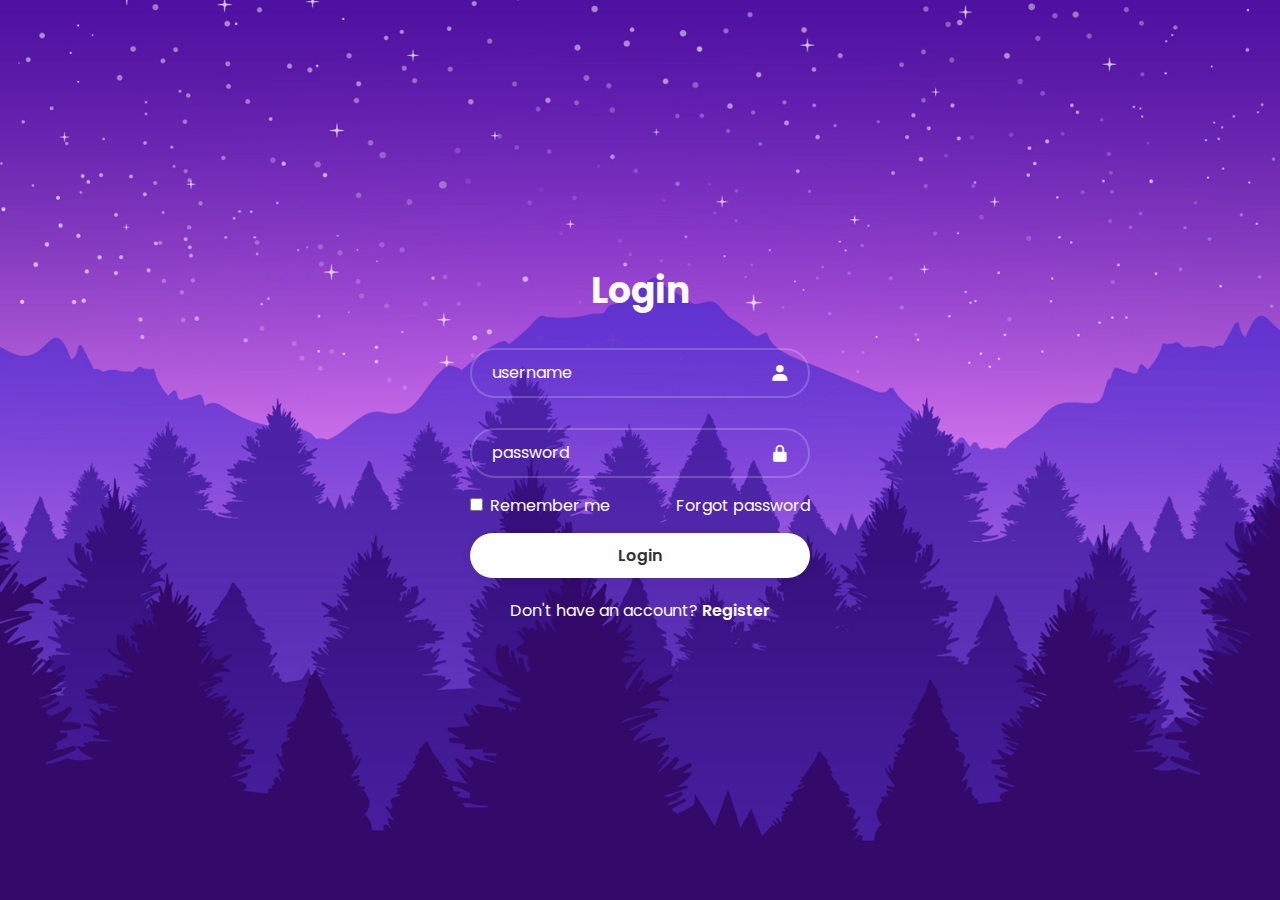
<file: login.html>
<!DOCTYPE html>
<html lang="en">    

<head>
    <meta charset="UTF-8">
    <meta http-equiv="X-UA-Compatible" content="IE=edge">
    <meta name="viewport" content="width=device-width,initial-scale=1.0">
    <title>Login Form in HTML and CSS | codehal</title>
    <link rel="stylesheet" href="style.css">
    <link href='https://unpkg.com/boxicons@2.1.4/css/boxicons.min.css' rel='stylesheet'>
</head>
<body> 

    <div class="wrapper">
        <form action="">
            <h1>Login</h1>
            <div class="input-box">
                <input type="text" placeholder="username" required>
                <i class='bx bxs-user'></i> 
            </div>
            <div class="input-box">
                <input type="password" placeholder="password" required>
                <i class='bx bxs-lock-alt'></i>
            </div>

            <div class="remember-forgot">
                <label><input type="checkbox"> Remember me</label>
                <a href="#">Forgot password</a>
            </div>

            <button type="submit" class="btn">Login</button>

            <div class="register-link">
                <p>Don't have an account? <a href="#">Register</a></p>
            </div>
        </form>
    </div>
</body>
</file>
<file: style.css>
@import url("https://fonts.googleapis.com/css2?family=Poppins:wght@300;400;500;600;700;800;900&display=swap");

* {
  margin: 0;
  padding: 0;
  box-sizing: border-box;
  font-family: "Poppins", sans-serif;
}

body {
 display: flex;
 justify-content: center;
 align-items: center;
 min-height: 100vh;
 background: url('img.jpg') no-repeat;
 background-size: cover;
 background-position: center;
}

.wrapper {
  width: 420px;
  background: transparent;
  color: #fff;
  border-radius: 10px;
  padding: 30px 40px;
}

.wrapper h1 {
  font-size: 36px;
  text-align: center;
}

.wrapper .input-box {
 position: relative;
 width: 100%;
 height: 50px;
 margin: 30px 0;
}
.input-box input{
  width: 100%;
  height: 100%;
  background: transparent;
  border: none;
  outline: none;
  border: 2px solid rgba(255, 255, 255, .2);
  border-radius: 40px;
  font-size: 16px;
  color: #fff;
  padding: 20px 45px 20px 20px;
}

.input-box input::placeholder{
    color: #fff;
}

.input-box i {
  position: absolute;
  right: 20px;
  top: 50%;
  transform: translateY(-50%);
  font-size: 20px;
}

.wrapper .remember-forgot {
 display: flex;
 justify-content: space-between;
 font-size: 14.Spx;
 margin: -15px 0 15px;
}

.remember-forgot label input {
 accent-color: #fff;
 margin-right: 3px;
}

.remember-forgot a {
 color: #fff;
 text-decoration: none;
}

.remember-forgot a:hover {
 text-decoration: underline;
}

.wrapper .btn {
 width: 100%;
 height: 45px;
 background: #fff;
 border: none;
 outline: none;
 border-radius: 40px;
 box-shadow: 0 0 10px rgba(0, 0, 0, .1);
 cursor: pointer;
 font-size: 16px;
 color: #333;
 font-weight: 600;
}

.wrapper .register-link {
 font-size: 14.Spx;
 text-align: center;
 margin: 20px 0 15px;
}

.register-link p a {
 color: #fff;
 text-decoration: none;
 font-weight: 600;
}

.register-link p a:hover {
 text-decoration: underline;
}
</file>
